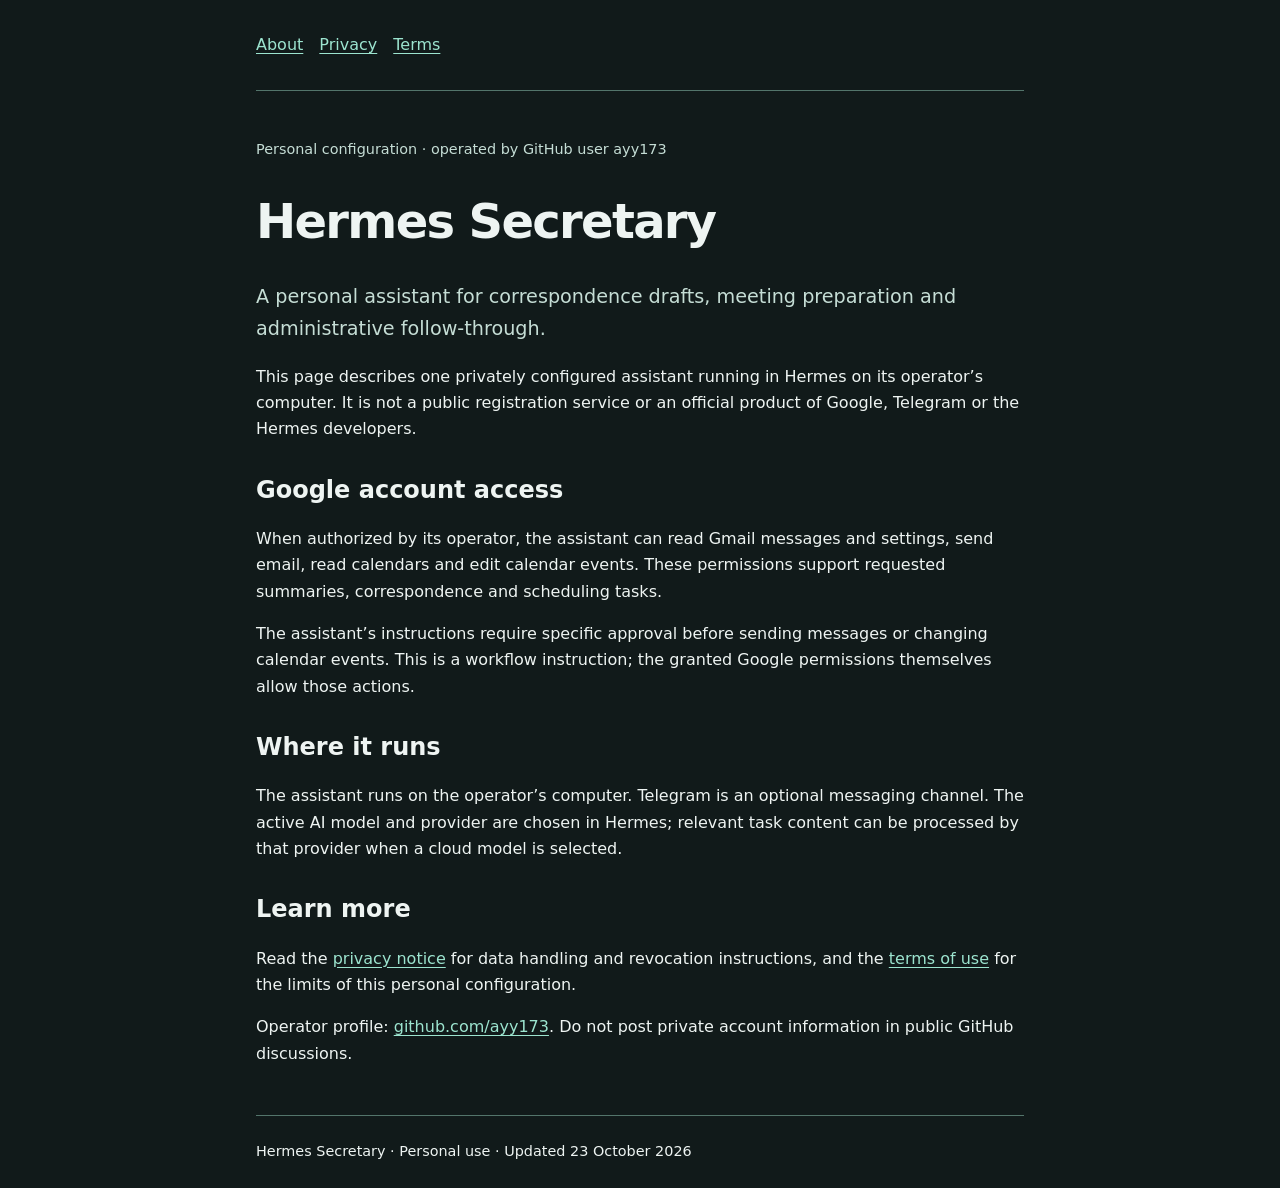
<file: index.html>
<!doctype html>
<html lang="en"><head><meta charset="utf-8"><meta name="viewport" content="width=device-width, initial-scale=1"><title>Hermes Secretary — personal assistant</title><meta name="description" content="Information about a privately configured Hermes Secretary assistant and its Google account access."><meta name="robots" content="noindex, nofollow"><link rel="stylesheet" href="style.css"></head>
<body><header><nav aria-label="Main navigation"><a href="index.html" aria-current="page">About</a><a href="privacy.html">Privacy</a><a href="terms.html">Terms</a></nav></header>
<main><p class="label">Personal configuration · operated by GitHub user ayy173</p><h1>Hermes Secretary</h1><p class="intro">A personal assistant for correspondence drafts, meeting preparation and administrative follow-through.</p>
<p>This page describes one privately configured assistant running in Hermes on its operator’s computer. It is not a public registration service or an official product of Google, Telegram or the Hermes developers.</p>
<h2>Google account access</h2><p>When authorized by its operator, the assistant can read Gmail messages and settings, send email, read calendars and edit calendar events. These permissions support requested summaries, correspondence and scheduling tasks.</p><p>The assistant’s instructions require specific approval before sending messages or changing calendar events. This is a workflow instruction; the granted Google permissions themselves allow those actions.</p>
<h2>Where it runs</h2><p>The assistant runs on the operator’s computer. Telegram is an optional messaging channel. The active AI model and provider are chosen in Hermes; relevant task content can be processed by that provider when a cloud model is selected.</p>
<h2>Learn more</h2><p>Read the <a href="privacy.html">privacy notice</a> for data handling and revocation instructions, and the <a href="terms.html">terms of use</a> for the limits of this personal configuration.</p><p>Operator profile: <a href="https://github.com/ayy173">github.com/ayy173</a>. Do not post private account information in public GitHub discussions.</p></main>
<footer>Hermes Secretary · Personal use · Updated 23 October 2026</footer></body></html>
</file>
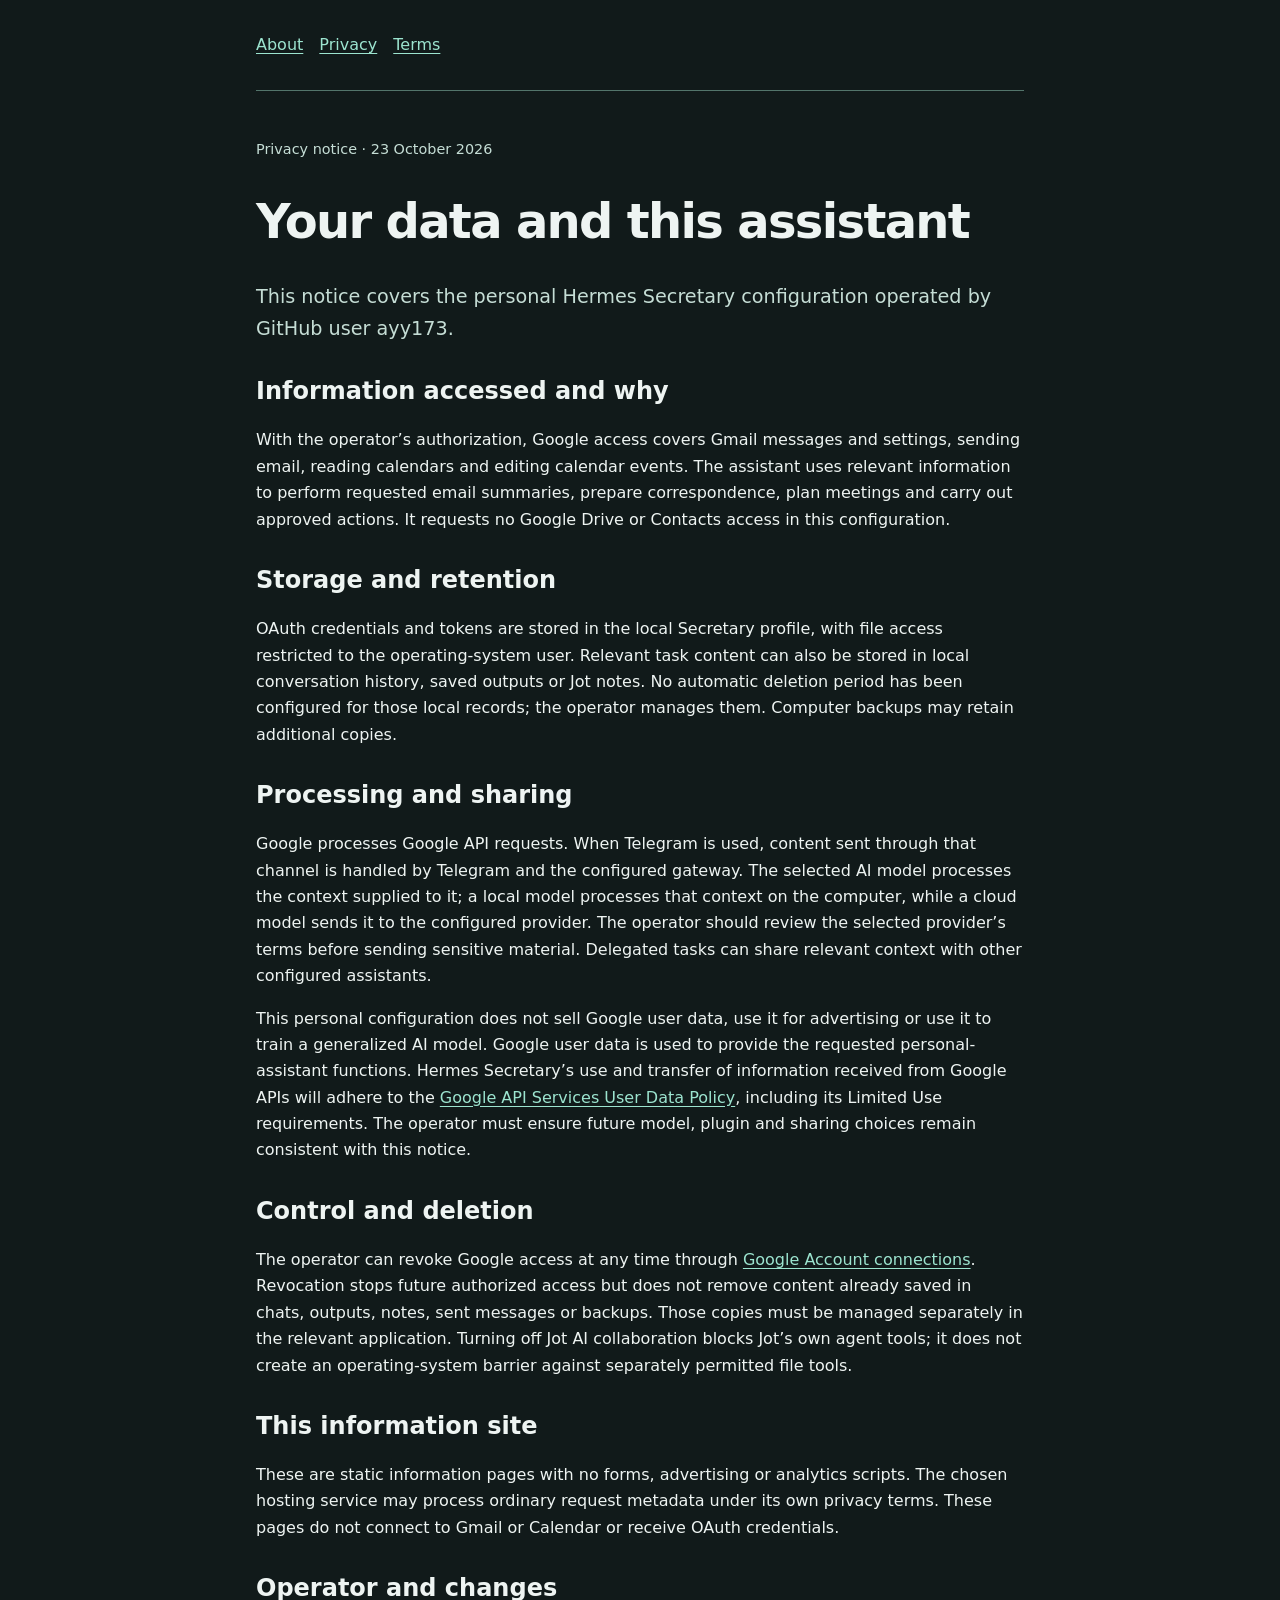
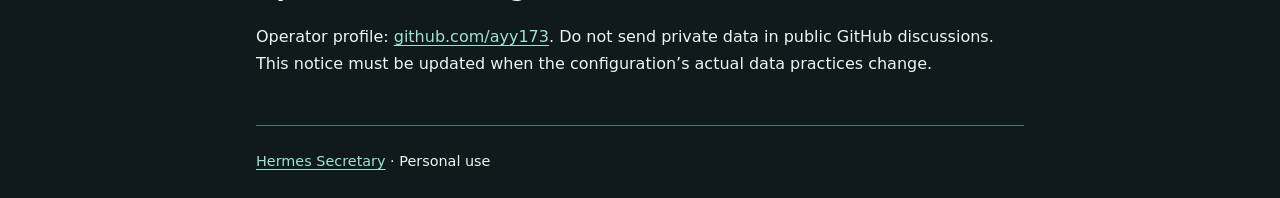
<file: privacy.html>
<!doctype html>
<html lang="en"><head><meta charset="utf-8"><meta name="viewport" content="width=device-width, initial-scale=1"><title>Privacy — Hermes Secretary</title><meta name="description" content="How this personal Hermes Secretary configuration uses Google account data."><meta name="robots" content="noindex, nofollow"><link rel="stylesheet" href="style.css"></head>
<body><header><nav aria-label="Main navigation"><a href="index.html">About</a><a href="privacy.html" aria-current="page">Privacy</a><a href="terms.html">Terms</a></nav></header>
<main><p class="label">Privacy notice · 23 October 2026</p><h1>Your data and this assistant</h1><p class="intro">This notice covers the personal Hermes Secretary configuration operated by GitHub user ayy173.</p>
<h2>Information accessed and why</h2><p>With the operator’s authorization, Google access covers Gmail messages and settings, sending email, reading calendars and editing calendar events. The assistant uses relevant information to perform requested email summaries, prepare correspondence, plan meetings and carry out approved actions. It requests no Google Drive or Contacts access in this configuration.</p>
<h2>Storage and retention</h2><p>OAuth credentials and tokens are stored in the local Secretary profile, with file access restricted to the operating-system user. Relevant task content can also be stored in local conversation history, saved outputs or Jot notes. No automatic deletion period has been configured for those local records; the operator manages them. Computer backups may retain additional copies.</p>
<h2>Processing and sharing</h2><p>Google processes Google API requests. When Telegram is used, content sent through that channel is handled by Telegram and the configured gateway. The selected AI model processes the context supplied to it; a local model processes that context on the computer, while a cloud model sends it to the configured provider. The operator should review the selected provider’s terms before sending sensitive material. Delegated tasks can share relevant context with other configured assistants.</p><p>This personal configuration does not sell Google user data, use it for advertising or use it to train a generalized AI model. Google user data is used to provide the requested personal-assistant functions. Hermes Secretary’s use and transfer of information received from Google APIs will adhere to the <a href="https://developers.google.com/terms/api-services-user-data-policy">Google API Services User Data Policy</a>, including its Limited Use requirements. The operator must ensure future model, plugin and sharing choices remain consistent with this notice.</p>
<h2>Control and deletion</h2><p>The operator can revoke Google access at any time through <a href="https://myaccount.google.com/connections">Google Account connections</a>. Revocation stops future authorized access but does not remove content already saved in chats, outputs, notes, sent messages or backups. Those copies must be managed separately in the relevant application. Turning off Jot AI collaboration blocks Jot’s own agent tools; it does not create an operating-system barrier against separately permitted file tools.</p>
<h2>This information site</h2><p>These are static information pages with no forms, advertising or analytics scripts. The chosen hosting service may process ordinary request metadata under its own privacy terms. These pages do not connect to Gmail or Calendar or receive OAuth credentials.</p>
<h2>Operator and changes</h2><p>Operator profile: <a href="https://github.com/ayy173">github.com/ayy173</a>. Do not send private data in public GitHub discussions. This notice must be updated when the configuration’s actual data practices change.</p></main>
<footer><a href="index.html">Hermes Secretary</a> · Personal use</footer></body></html>
</file>
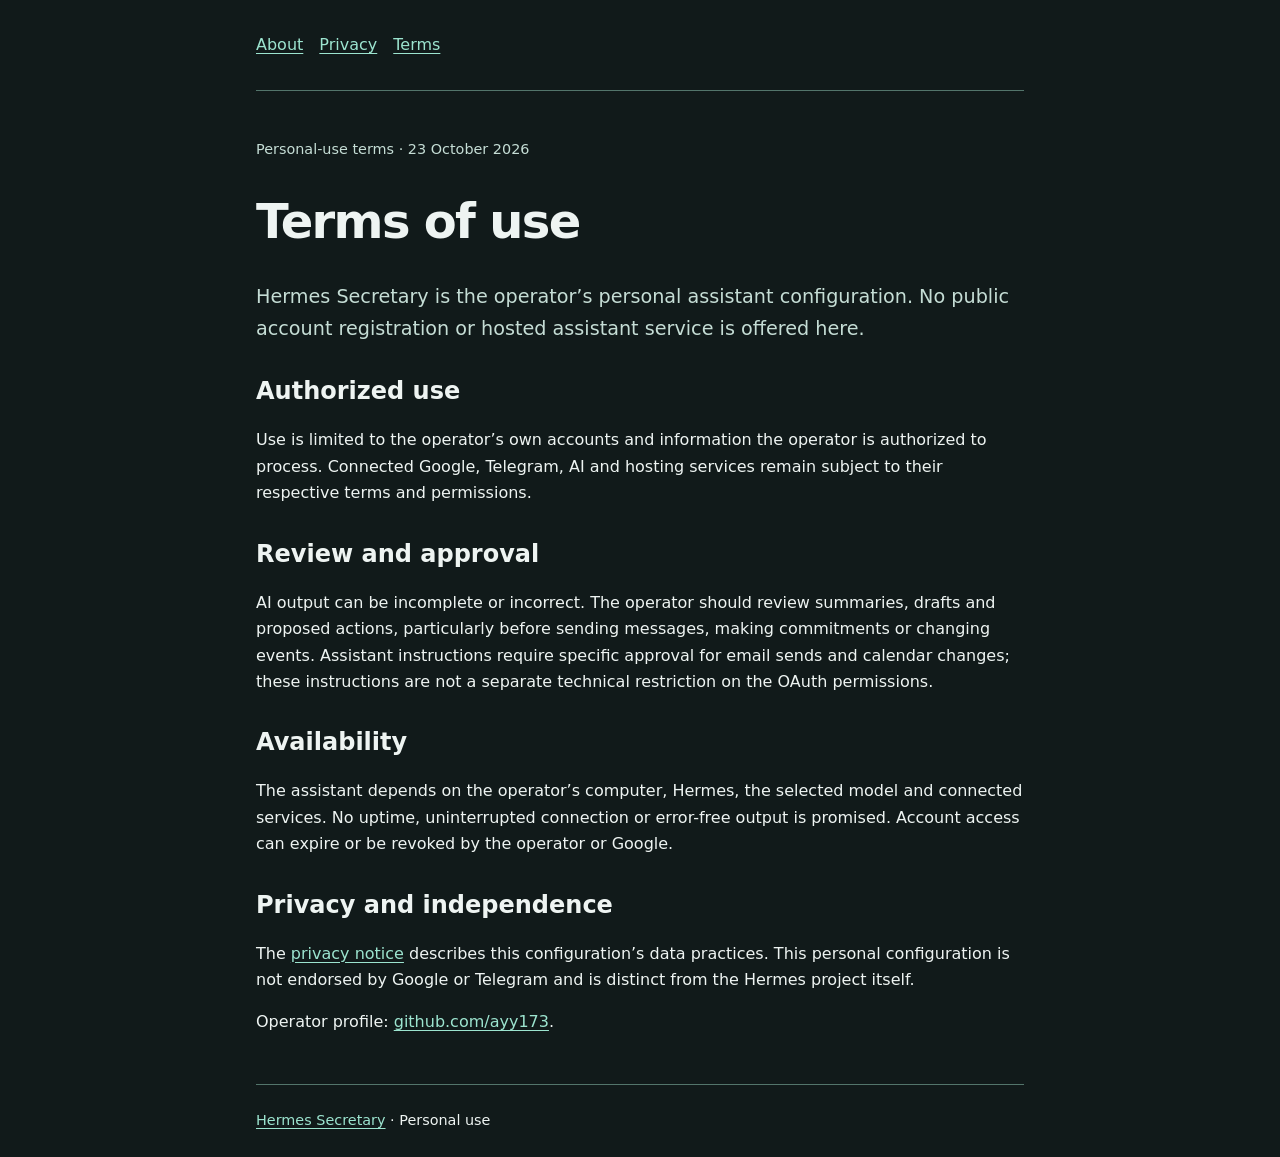
<file: terms.html>
<!doctype html>
<html lang="en"><head><meta charset="utf-8"><meta name="viewport" content="width=device-width, initial-scale=1"><title>Terms — Hermes Secretary</title><meta name="description" content="Terms and limitations of the personal Hermes Secretary configuration."><meta name="robots" content="noindex, nofollow"><link rel="stylesheet" href="style.css"></head>
<body><header><nav aria-label="Main navigation"><a href="index.html">About</a><a href="privacy.html">Privacy</a><a href="terms.html" aria-current="page">Terms</a></nav></header>
<main><p class="label">Personal-use terms · 23 October 2026</p><h1>Terms of use</h1><p class="intro">Hermes Secretary is the operator’s personal assistant configuration. No public account registration or hosted assistant service is offered here.</p>
<h2>Authorized use</h2><p>Use is limited to the operator’s own accounts and information the operator is authorized to process. Connected Google, Telegram, AI and hosting services remain subject to their respective terms and permissions.</p>
<h2>Review and approval</h2><p>AI output can be incomplete or incorrect. The operator should review summaries, drafts and proposed actions, particularly before sending messages, making commitments or changing events. Assistant instructions require specific approval for email sends and calendar changes; these instructions are not a separate technical restriction on the OAuth permissions.</p>
<h2>Availability</h2><p>The assistant depends on the operator’s computer, Hermes, the selected model and connected services. No uptime, uninterrupted connection or error-free output is promised. Account access can expire or be revoked by the operator or Google.</p>
<h2>Privacy and independence</h2><p>The <a href="privacy.html">privacy notice</a> describes this configuration’s data practices. This personal configuration is not endorsed by Google or Telegram and is distinct from the Hermes project itself.</p><p>Operator profile: <a href="https://github.com/ayy173">github.com/ayy173</a>.</p></main>
<footer><a href="index.html">Hermes Secretary</a> · Personal use</footer></body></html>
</file>
<file: style.css>
:root { color-scheme: light dark; font-family: system-ui, sans-serif; line-height: 1.65; background: #111a1a; color: #eef4f2; }
* { box-sizing: border-box; }
body { margin: 0; }
header, main, footer { width: min(100% - 2.5rem, 48rem); margin-inline: auto; }
header { padding-block: 2rem; border-bottom: 1px solid #53756b; }
nav { display: flex; flex-wrap: wrap; gap: 1rem; }
a { color: #9ce4cf; text-underline-offset: .2em; }
a:focus-visible { outline: 3px solid #efcf75; outline-offset: 5px; }
main { padding-block: 2rem; overflow-wrap: anywhere; }
h1 { font-size: clamp(2rem, 6vw, 3rem); line-height: 1.15; letter-spacing: -.035em; }
h2 { margin-top: 2rem; line-height: 1.3; }
li + li { margin-top: .5rem; }
.intro { font-size: 1.2rem; color: #c5ddd5; }
.label { color: #c5ddd5; font-size: .9rem; }
footer { border-top: 1px solid #53756b; padding-block: 1.5rem; font-size: .9rem; }
</file>
